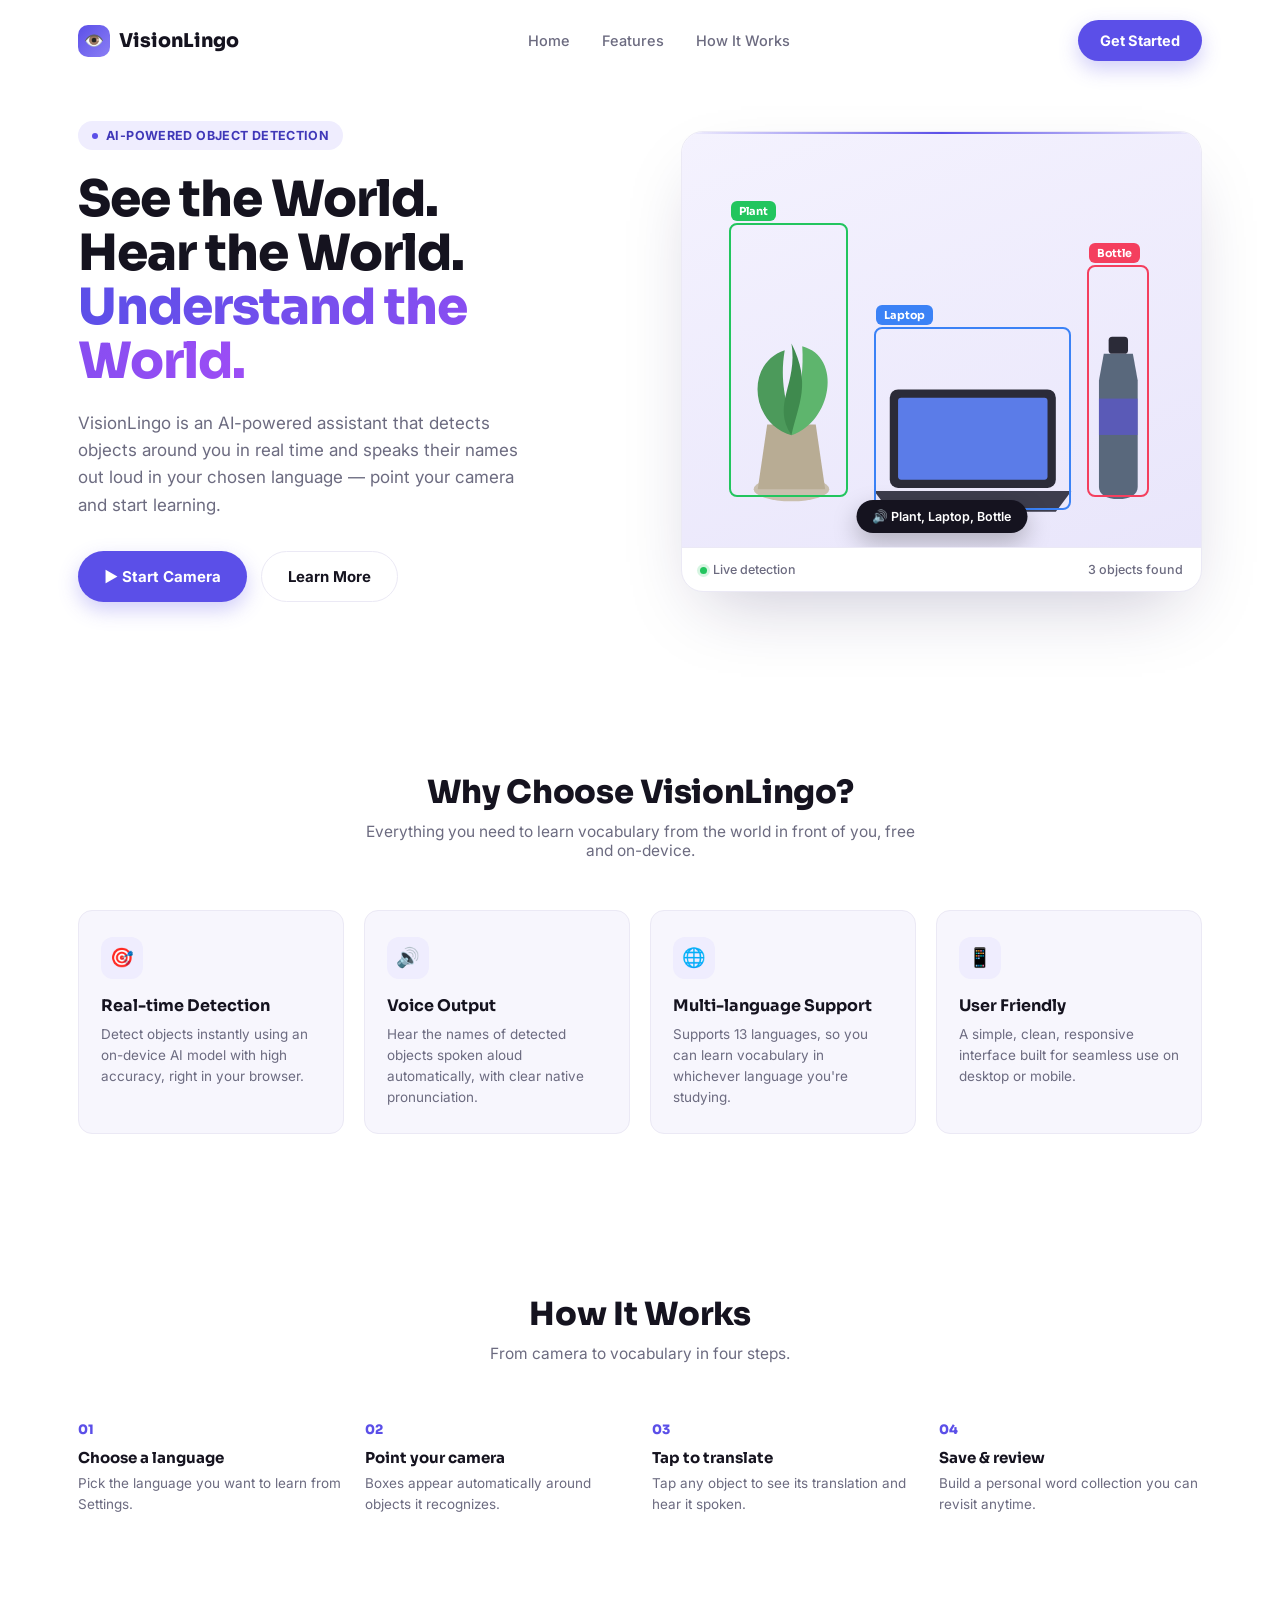
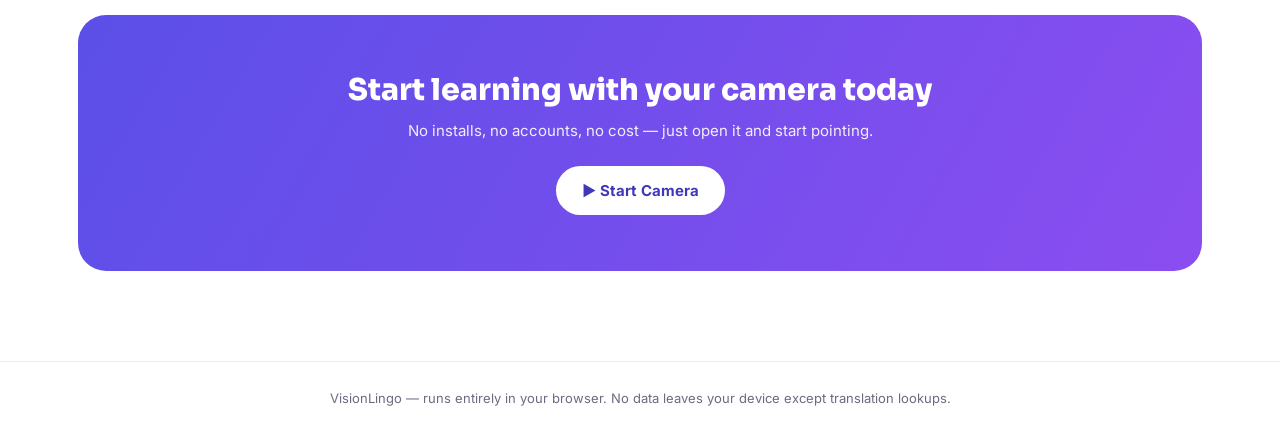
<file: index.html>
<!DOCTYPE html>
<html lang="en">
<head>
<meta charset="UTF-8" />
<meta name="viewport" content="width=device-width, initial-scale=1.0" />
<title>VisionLingo — See it. Say it. Learn it.</title>
<link rel="icon" href="data:image/svg+xml,<svg xmlns=%22http://www.w3.org/2000/svg%22 viewBox=%220 0 100 100%22><text y=%22.9em%22 font-size=%2290%22>👁️</text></svg>" />
<link rel="preconnect" href="https://fonts.googleapis.com">
<link rel="preconnect" href="https://fonts.gstatic.com" crossorigin>
<link href="https://fonts.googleapis.com/css2?family=Sora:wght@400;600;700;800&family=Inter:wght@400;500;600;700&display=swap" rel="stylesheet">
<style>
:root{
  --ink:#15131F; --mist:#6C6B80; --line:#EBE9F5;
  --paper:#FFFFFF; --paper-tint:#F7F6FD;
  --brand:#5B4FE8; --brand-dark:#4038B8; --brand-tint:#EFEDFE;
  --green:#22C55E; --blue:#3B82F6; --rose:#F43F5E;
  --font-display:'Sora',sans-serif; --font-body:'Inter',sans-serif;
  --radius-lg:22px; --radius-md:14px;
}
*{box-sizing:border-box;}
body{margin:0;background:var(--paper);color:var(--ink);font-family:var(--font-body);-webkit-font-smoothing:antialiased;}
a{color:inherit;text-decoration:none;}
.wrap{max-width:1180px;margin:0 auto;padding:0 28px;}

/* ---------- NAV ---------- */
nav{display:flex;align-items:center;justify-content:space-between;padding:20px 28px;max-width:1180px;margin:0 auto;}
.logo{display:flex;align-items:center;gap:9px;font-family:var(--font-display);font-weight:800;font-size:19px;}
.logo-mark{width:32px;height:32px;border-radius:10px;background:linear-gradient(135deg,var(--brand),#8B7FF5);display:flex;align-items:center;justify-content:center;font-size:16px;}
.nav-links{display:flex;gap:32px;font-size:14.5px;font-weight:500;color:var(--mist);}
.nav-links a:hover{color:var(--ink);}
.nav-cta{display:flex;align-items:center;gap:14px;}
.btn{display:inline-flex;align-items:center;gap:8px;font-family:var(--font-body);font-weight:700;font-size:14.5px;padding:12px 22px;border-radius:999px;border:none;cursor:pointer;}
.btn-primary{background:var(--brand);color:#fff;box-shadow:0 8px 20px rgba(91,79,232,0.28);}
.btn-primary:hover{background:var(--brand-dark);}
.btn-ghost{background:var(--paper);color:var(--ink);border:1.5px solid var(--line);}
.btn-ghost:hover{border-color:var(--brand);color:var(--brand);}
.nav-links-mobile{display:none;}
@media (max-width:860px){.nav-links{display:none;}}

/* ---------- HERO ---------- */
.hero{max-width:1180px;margin:0 auto;padding:40px 28px 90px;display:grid;grid-template-columns:1.05fr 1fr;gap:56px;align-items:center;}
@media (max-width:900px){.hero{grid-template-columns:1fr;padding-bottom:50px;}}
.eyebrow{display:inline-flex;align-items:center;gap:8px;background:var(--brand-tint);color:var(--brand-dark);font-weight:700;font-size:12.5px;letter-spacing:.03em;padding:7px 14px;border-radius:999px;margin-bottom:22px;}
.eyebrow-dot{width:6px;height:6px;border-radius:50%;background:var(--brand);animation:blink 1.6s ease-in-out infinite;}
@keyframes blink{0%,100%{opacity:1;}50%{opacity:.35;}}
h1{font-family:var(--font-display);font-size:50px;line-height:1.08;letter-spacing:-0.02em;margin:0 0 22px;font-weight:800;}
h1 .grad{background:linear-gradient(100deg,var(--brand),#9C4DF5);-webkit-background-clip:text;background-clip:text;color:transparent;}
@media (max-width:520px){h1{font-size:36px;}}
.hero-sub{font-size:17px;line-height:1.6;color:var(--mist);max-width:460px;margin:0 0 32px;}
.hero-actions{display:flex;gap:14px;flex-wrap:wrap;}
.btn-lg{padding:15px 26px;font-size:15px;}

/* ---------- HERO MOCKUP ---------- */
.mock-card{background:var(--paper);border:1px solid var(--line);border-radius:var(--radius-lg);box-shadow:0 30px 70px -25px rgba(30,20,80,0.25);overflow:hidden;}
.mock-scene{position:relative;aspect-ratio:5/4;background:linear-gradient(160deg,#F4F2FE,#E9E6FB);overflow:hidden;}
.mock-obj{position:absolute;}
.obj-plant{left:8%;bottom:10%;width:26%;}
.obj-laptop{left:36%;bottom:8%;width:40%;}
.obj-bottle{right:9%;bottom:11%;width:14%;}
.mbox{position:absolute;border:2.5px solid;border-radius:8px;}
.mbox-label{position:absolute;top:-24px;left:0;font-family:var(--font-display);font-size:11px;font-weight:700;padding:3px 8px;border-radius:6px;color:#fff;white-space:nowrap;}
.box-plant{border-color:var(--green);}
.box-plant .mbox-label{background:var(--green);}
.box-laptop{border-color:var(--blue);}
.box-laptop .mbox-label{background:var(--blue);}
.box-bottle{border-color:var(--rose);}
.box-bottle .mbox-label{background:var(--rose);}
.scan-line{position:absolute;left:0;right:0;height:2px;background:linear-gradient(90deg,transparent,var(--brand),transparent);animation:scan 2.6s ease-in-out infinite;}
@keyframes scan{0%{top:6%;}50%{top:92%;}100%{top:6%;}}
.audio-chip{position:absolute;left:50%;bottom:14px;transform:translateX(-50%);background:var(--ink);color:#fff;font-size:12.5px;font-weight:600;padding:9px 16px;border-radius:999px;display:flex;align-items:center;gap:7px;box-shadow:0 10px 24px rgba(0,0,0,0.25);}
.mock-foot{display:flex;align-items:center;justify-content:space-between;padding:14px 18px;border-top:1px solid var(--line);font-size:12.5px;color:var(--mist);font-weight:500;}
.mock-foot .live-dot{width:7px;height:7px;border-radius:50%;background:var(--green);display:inline-block;margin-right:6px;box-shadow:0 0 0 3px rgba(34,197,94,0.18);}

/* ---------- FEATURES ---------- */
.section{padding:80px 28px;max-width:1180px;margin:0 auto;}
.section-head{text-align:center;max-width:560px;margin:0 auto 50px;}
.section-head h2{font-family:var(--font-display);font-size:32px;font-weight:800;margin:0 0 10px;letter-spacing:-0.01em;}
.section-head p{color:var(--mist);font-size:15.5px;margin:0;}
.feature-grid{display:grid;grid-template-columns:repeat(4,1fr);gap:20px;}
@media (max-width:900px){.feature-grid{grid-template-columns:1fr 1fr;}}
@media (max-width:520px){.feature-grid{grid-template-columns:1fr;}}
.feature-card{background:var(--paper-tint);border:1px solid var(--line);border-radius:var(--radius-md);padding:26px 22px;}
.feature-ic{width:42px;height:42px;border-radius:12px;background:var(--brand-tint);color:var(--brand);display:flex;align-items:center;justify-content:center;font-size:19px;margin-bottom:16px;}
.feature-card h3{font-family:var(--font-display);font-size:16px;margin:0 0 8px;}
.feature-card p{font-size:13.5px;color:var(--mist);line-height:1.55;margin:0;}

/* ---------- HOW IT WORKS ---------- */
.steps{display:grid;grid-template-columns:repeat(4,1fr);gap:24px;counter-reset:step;}
@media (max-width:860px){.steps{grid-template-columns:1fr 1fr;}}
@media (max-width:520px){.steps{grid-template-columns:1fr;}}
.step{position:relative;padding-top:8px;}
.step-num{font-family:var(--font-display);font-weight:800;font-size:13px;color:var(--brand);margin-bottom:10px;}
.step h4{font-family:var(--font-display);font-size:15px;margin:0 0 6px;}
.step p{font-size:13.5px;color:var(--mist);line-height:1.55;margin:0;}

/* ---------- CTA ---------- */
.cta{background:linear-gradient(120deg,var(--brand),#8B4DF0);border-radius:28px;padding:56px 40px;text-align:center;color:#fff;margin:20px 28px 90px;max-width:1124px;margin-left:auto;margin-right:auto;}
.cta h2{font-family:var(--font-display);font-size:30px;margin:0 0 12px;font-weight:800;}
.cta p{opacity:.9;margin:0 0 26px;font-size:15px;}
.cta .btn-primary{background:#fff;color:var(--brand-dark);box-shadow:none;}
.cta .btn-primary:hover{background:#F2F0FF;}

footer{border-top:1px solid var(--line);padding:28px;text-align:center;color:var(--mist);font-size:13px;}
</style>
</head>
<body>

<nav>
  <div class="logo"><span class="logo-mark">👁️</span>VisionLingo</div>
  <div class="nav-links">
    <a href="#hero">Home</a>
    <a href="#features">Features</a>
    <a href="#how">How It Works</a>
  </div>
  <div class="nav-cta">
    <a class="btn btn-primary" href="app.html">Get Started</a>
  </div>
</nav>

<section class="hero" id="hero">
  <div>
    <div class="eyebrow"><span class="eyebrow-dot"></span>AI-POWERED OBJECT DETECTION</div>
    <h1>See the World.<br>Hear the World.<br><span class="grad">Understand the World.</span></h1>
    <p class="hero-sub">VisionLingo is an AI-powered assistant that detects objects around you in real time and speaks their names out loud in your chosen language — point your camera and start learning.</p>
    <div class="hero-actions">
      <a class="btn btn-primary btn-lg" href="app.html">▶ Start Camera</a>
      <a class="btn btn-ghost btn-lg" href="#features">Learn More</a>
    </div>
  </div>

  <div class="mock-card">
    <div class="mock-scene">
      <div class="scan-line"></div>

      <svg class="mock-obj obj-plant" viewBox="0 0 100 130" xmlns="http://www.w3.org/2000/svg">
        <ellipse cx="50" cy="118" rx="28" ry="9" fill="#C9BFAE"/>
        <path d="M25 118 L32 70 L68 70 L75 118 Z" fill="#B8AC94"/>
        <path d="M50 78 C20 70 15 25 45 15 C40 45 50 60 50 78Z" fill="#4C9A5B"/>
        <path d="M50 78 C80 68 88 20 58 12 C60 45 50 60 50 78Z" fill="#5EB56D"/>
        <path d="M50 78 C35 55 55 40 50 10 C65 40 55 55 50 78Z" fill="#3F8A4E"/>
      </svg>

      <svg class="mock-obj obj-laptop" viewBox="0 0 200 130" xmlns="http://www.w3.org/2000/svg">
        <rect x="20" y="10" width="160" height="95" rx="8" fill="#2B2B38"/>
        <rect x="28" y="18" width="144" height="79" rx="3" fill="#5B7CE8"/>
        <path d="M5 108 L195 108 L180 128 L20 128 Z" fill="#3D3D4D"/>
      </svg>

      <svg class="mock-obj obj-bottle" viewBox="0 0 60 140" xmlns="http://www.w3.org/2000/svg">
        <rect x="22" y="4" width="16" height="14" rx="3" fill="#2B2B38"/>
        <path d="M18 18 L42 18 L46 40 L46 128 C46 134 40 138 30 138 C20 138 14 134 14 128 L14 40 Z" fill="#4A5A6E" opacity="0.9"/>
        <rect x="14" y="55" width="32" height="30" fill="#5B4FE8" opacity="0.55"/>
      </svg>

      <div class="mbox box-plant" style="left:9%;bottom:12%;width:23%;height:66%;">
        <span class="mbox-label">Plant</span>
      </div>
      <div class="mbox box-laptop" style="left:37%;bottom:9%;width:38%;height:44%;">
        <span class="mbox-label">Laptop</span>
      </div>
      <div class="mbox box-bottle" style="right:10%;bottom:12%;width:12%;height:56%;">
        <span class="mbox-label">Bottle</span>
      </div>

      <div class="audio-chip">🔊 Plant, Laptop, Bottle</div>
    </div>
    <div class="mock-foot"><span><span class="live-dot"></span>Live detection</span><span>3 objects found</span></div>
  </div>
</section>

<section class="section" id="features">
  <div class="section-head">
    <h2>Why Choose VisionLingo?</h2>
    <p>Everything you need to learn vocabulary from the world in front of you, free and on-device.</p>
  </div>
  <div class="feature-grid">
    <div class="feature-card">
      <div class="feature-ic">🎯</div>
      <h3>Real-time Detection</h3>
      <p>Detect objects instantly using an on-device AI model with high accuracy, right in your browser.</p>
    </div>
    <div class="feature-card">
      <div class="feature-ic">🔊</div>
      <h3>Voice Output</h3>
      <p>Hear the names of detected objects spoken aloud automatically, with clear native pronunciation.</p>
    </div>
    <div class="feature-card">
      <div class="feature-ic">🌐</div>
      <h3>Multi-language Support</h3>
      <p>Supports 13 languages, so you can learn vocabulary in whichever language you're studying.</p>
    </div>
    <div class="feature-card">
      <div class="feature-ic">📱</div>
      <h3>User Friendly</h3>
      <p>A simple, clean, responsive interface built for seamless use on desktop or mobile.</p>
    </div>
  </div>
</section>

<section class="section" id="how">
  <div class="section-head">
    <h2>How It Works</h2>
    <p>From camera to vocabulary in four steps.</p>
  </div>
  <div class="steps">
    <div class="step"><div class="step-num">01</div><h4>Choose a language</h4><p>Pick the language you want to learn from Settings.</p></div>
    <div class="step"><div class="step-num">02</div><h4>Point your camera</h4><p>Boxes appear automatically around objects it recognizes.</p></div>
    <div class="step"><div class="step-num">03</div><h4>Tap to translate</h4><p>Tap any object to see its translation and hear it spoken.</p></div>
    <div class="step"><div class="step-num">04</div><h4>Save & review</h4><p>Build a personal word collection you can revisit anytime.</p></div>
  </div>
</section>

<div class="cta">
  <h2>Start learning with your camera today</h2>
  <p>No installs, no accounts, no cost — just open it and start pointing.</p>
  <a class="btn btn-primary btn-lg" href="app.html">▶ Start Camera</a>
</div>

<footer>VisionLingo — runs entirely in your browser. No data leaves your device except translation lookups.</footer>

</body>
</html>
</file>
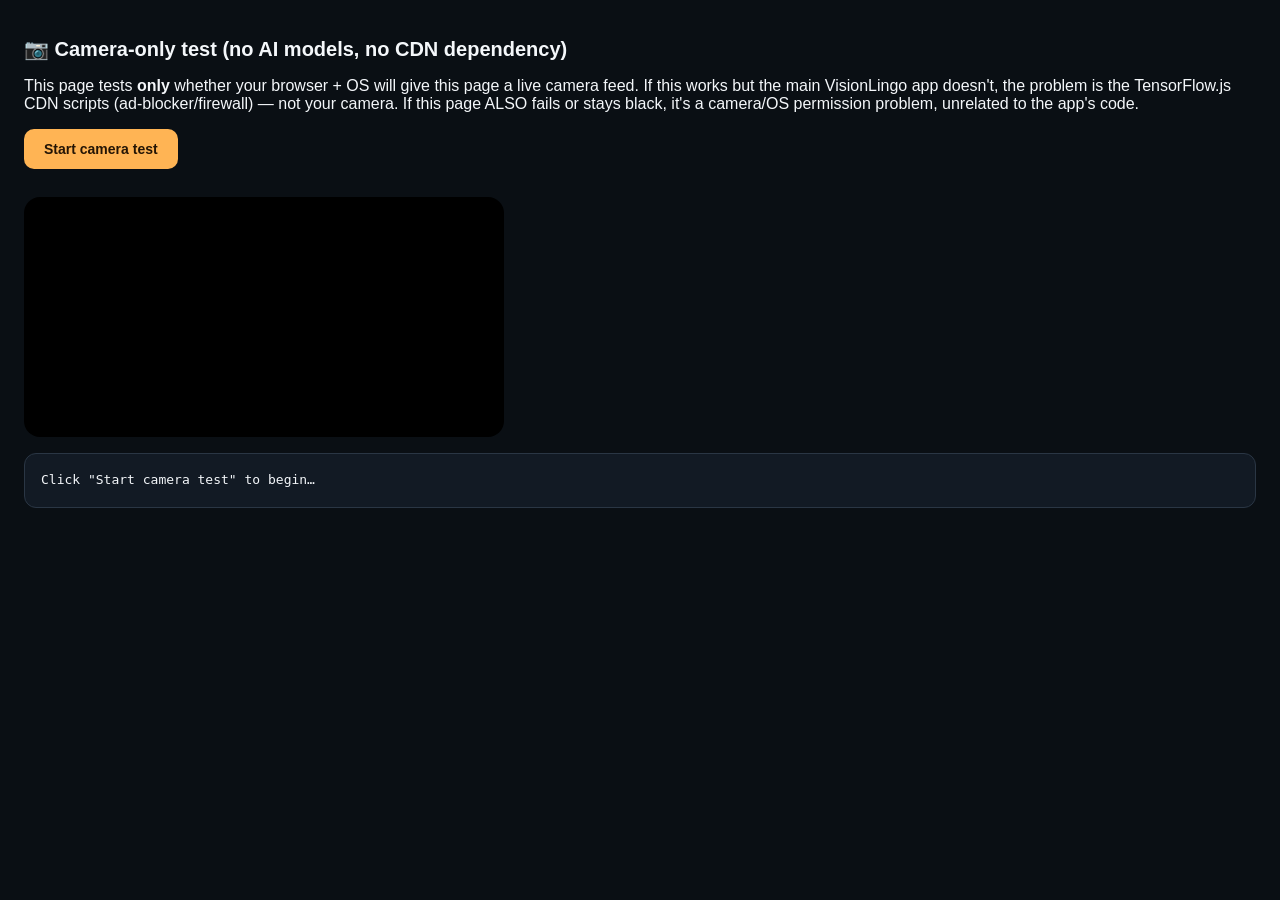
<file: camera-test.html>
<!DOCTYPE html>
<html lang="en">
<head>
<meta charset="UTF-8" />
<meta name="viewport" content="width=device-width, initial-scale=1.0" />
<title>Camera Test — VisionLingo diagnostic</title>
<style>
  body{ margin:0; background:#0A0F14; color:#F4F7FA; font-family: -apple-system, sans-serif; padding: 24px; }
  h1{ font-size: 20px; }
  video{ width:100%; max-width:480px; border-radius:16px; background:#000; display:block; margin: 16px 0; }
  #log{ background:#121A24; border:1px solid #2a3644; border-radius:12px; padding:16px; font-family: monospace; font-size:13px; white-space:pre-wrap; line-height:1.6; }
  .ok{ color:#4FD8E8; }
  .err{ color:#FF6B6B; }
  .warn{ color:#FFB454; }
  button{ background:#FFB454; border:none; color:#241505; font-weight:700; padding:12px 20px; border-radius:10px; font-size:14px; margin-bottom:12px; }
</style>
</head>
<body>
  <h1>📷 Camera-only test (no AI models, no CDN dependency)</h1>
  <p>This page tests <b>only</b> whether your browser + OS will give this page a live camera feed. If this works but the main VisionLingo app doesn't, the problem is the TensorFlow.js CDN scripts (ad-blocker/firewall) — not your camera. If this page ALSO fails or stays black, it's a camera/OS permission problem, unrelated to the app's code.</p>
  <button id="start">Start camera test</button>
  <video id="video" autoplay playsinline muted></video>
  <div id="log">Click "Start camera test" to begin…</div>

  <script>
    const logEl = document.getElementById("log");
    const video = document.getElementById("video");
    function log(msg, cls) {
      const line = document.createElement("div");
      if (cls) line.className = cls;
      line.textContent = msg;
      logEl.appendChild(line);
    }

    document.getElementById("start").addEventListener("click", async () => {
      logEl.innerHTML = "";
      log("Checking secure context… " + (window.isSecureContext ? "OK (secure)" : "NOT SECURE — camera will be blocked"), window.isSecureContext ? "ok" : "err");
      log("Checking navigator.mediaDevices… " + (navigator.mediaDevices ? "available" : "MISSING — very old browser or non-secure context"), navigator.mediaDevices ? "ok" : "err");

      if (!navigator.mediaDevices) return;

      try {
        log("Requesting camera access (this should trigger a browser permission prompt if you haven't allowed it yet)…", "warn");
        const stream = await navigator.mediaDevices.getUserMedia({ video: { facingMode: "environment" }, audio: false });
        log("getUserMedia resolved successfully.", "ok");
        video.srcObject = stream;
        await new Promise(res => video.onloadedmetadata = res);
        await video.play();
        log(`Video metadata loaded: ${video.videoWidth}x${video.videoHeight}`, video.videoWidth > 0 ? "ok" : "err");
        if (video.videoWidth === 0) {
          log("videoWidth is 0 — the stream exists but has no real frames. This is the classic sign of an OS-level camera block (see below).", "err");
        } else {
          log("SUCCESS — if you can see a live picture above, your camera works fine in this browser.", "ok");
        }
      } catch (err) {
        log("getUserMedia FAILED: " + err.name + " — " + err.message, "err");
        if (err.name === "NotAllowedError") {
          log("This means camera access was denied — either you clicked Block, or a previous denial is cached. Click the camera icon in the address bar to reset it.", "warn");
        } else if (err.name === "NotFoundError") {
          log("No camera device was found at all.", "warn");
        } else if (err.name === "NotReadableError") {
          log("A camera exists but couldn't be started — often means another app (Zoom, FaceTime, another browser tab) is currently using it. Close other apps using the camera and retry.", "warn");
        }
      }
    });
  </script>
</body>
</html>
</file>
